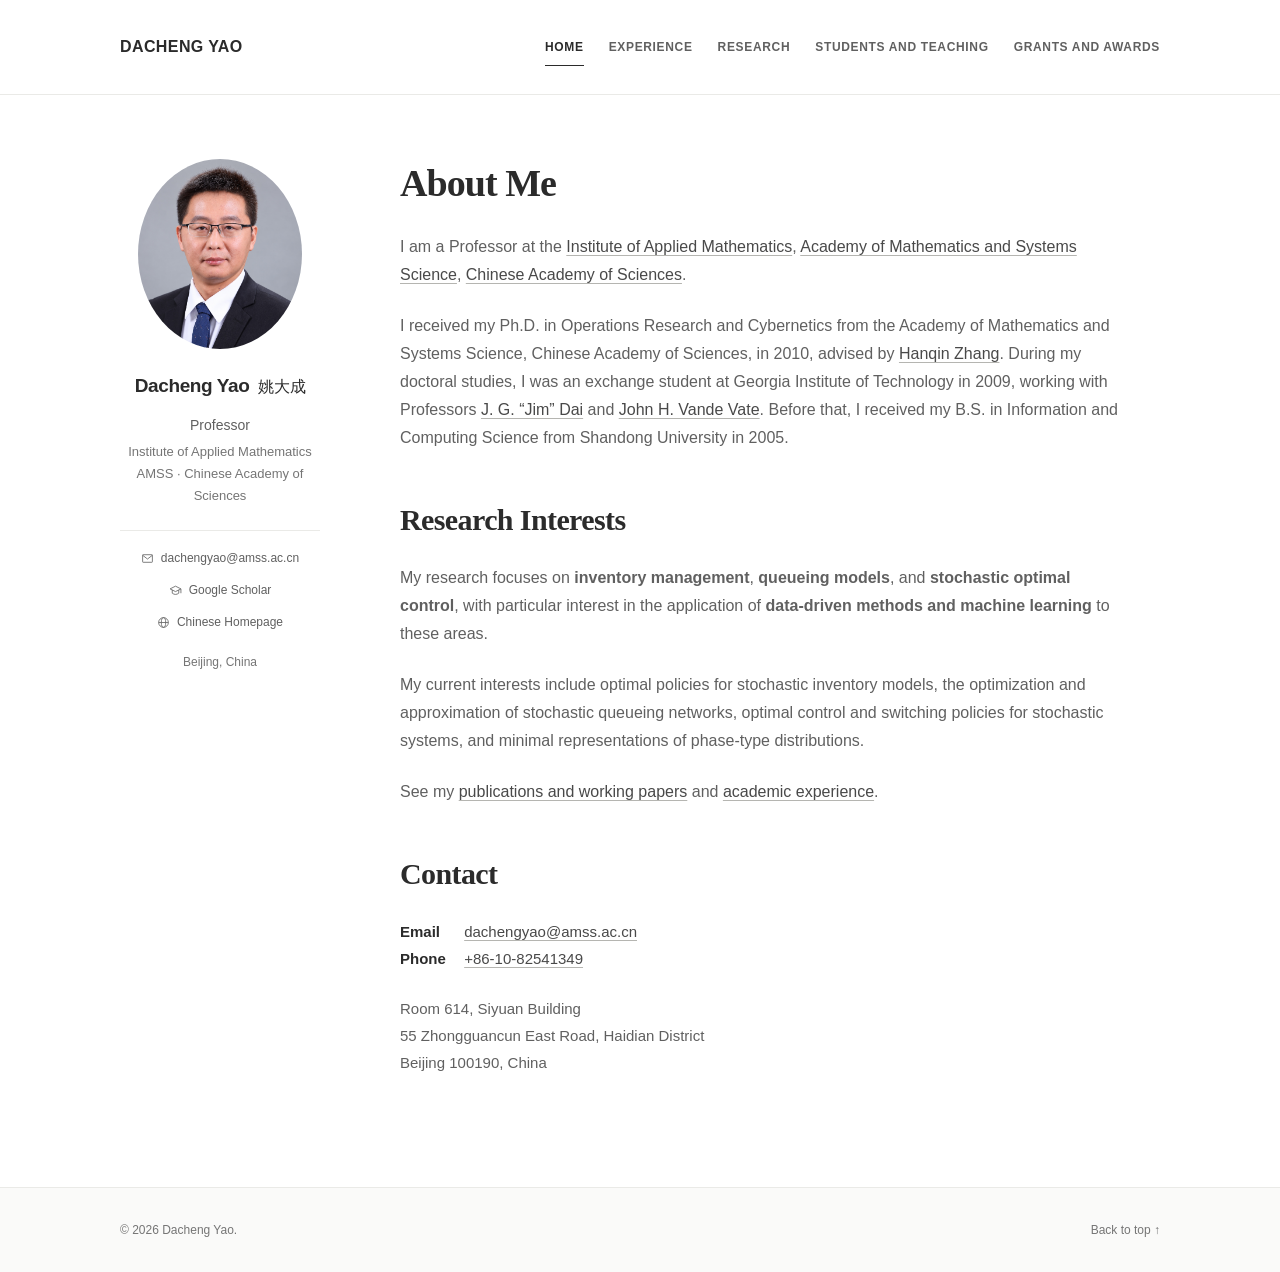
<file: index.html>
<!doctype html>
<html lang="en">
<head>
  <meta charset="utf-8">
  <meta name="viewport" content="width=device-width, initial-scale=1">
  <meta name="description" content="Dacheng Yao (姚大成), Professor at the Institute of Applied Mathematics, AMSS, Chinese Academy of Sciences. Applied probability, stochastic control, and inventory management.">
  <meta name="theme-color" content="#ffffff">
  <meta property="og:title" content="Dacheng Yao | 姚大成">
  <meta property="og:description" content="Dacheng Yao (姚大成), Professor at the Institute of Applied Mathematics, AMSS, Chinese Academy of Sciences. Applied probability, stochastic control, and inventory management.">
  <meta property="og:type" content="website">
  <meta property="og:url" content="https://dachengyao-01.github.io/">
  <meta property="og:image" content="https://dachengyao-01.github.io/assets/dacheng-yao.jpg">
  <link rel="canonical" href="https://dachengyao-01.github.io/">
  <link rel="icon" href="assets/favicon.svg" type="image/svg+xml">
  <link rel="stylesheet" href="assets/site.css">
  <title>Dacheng Yao | 姚大成</title>
</head>
<body id="top">
  <a class="skip-link" href="#main">Skip to content</a>
  <header class="site-header">
    <nav class="header-inner" aria-label="Main navigation">
      <a class="wordmark" href="./">Dacheng Yao</a>
      <div class="nav-links">
        <a href="./" aria-current="page">Home</a>
        <a href="background/">Experience</a>
        <a href="research/">Research</a>
        <a href="teaching-and-students/">Students and Teaching</a>
        <a href="grants/">Grants and Awards</a>
      </div>
    </nav>
  </header>
  <div class="page-layout">
    <aside class="profile" aria-label="Profile and contact">
      <a class="portrait-link" href="./" aria-label="Dacheng Yao, home"><img class="portrait" src="assets/dacheng-yao.jpg" alt="Portrait of Dacheng Yao" width="164" height="190" fetchpriority="high"></a>
      <div class="profile-copy">
        <h2 class="profile-name">Dacheng Yao <span lang="zh-CN">姚大成</span></h2>
        <p class="position">Professor</p>
        <p class="affiliation"><span>Institute of Applied Mathematics</span><span>AMSS · Chinese Academy of Sciences</span></p>
      </div>
      <div class="profile-contact">
        <ul class="profile-links">
          <li><a href="mailto:dachengyao@amss.ac.cn"><svg class="contact-icon" viewBox="0 0 24 24" aria-hidden="true"><rect x="3" y="5" width="18" height="14" rx="1"/><path d="m3 6 9 7 9-7"/></svg><span>dachengyao@amss.ac.cn</span></a></li>
          <li><a href="https://scholar.google.com/citations?hl=en&amp;user=WyM3JckAAAAJ"><svg class="contact-icon" viewBox="0 0 24 24" aria-hidden="true"><path d="m2 9 10-5 10 5-10 5zM6 11v6c4 3 8 3 12 0v-6M22 9v8"/></svg><span>Google Scholar</span></a></li>
          <li><a href="https://people.ucas.edu.cn/~dacheng"><svg class="contact-icon" viewBox="0 0 24 24" aria-hidden="true"><circle cx="12" cy="12" r="9"/><ellipse cx="12" cy="12" rx="4" ry="9"/><path d="M3 12h18"/></svg><span>Chinese Homepage</span></a></li>
        </ul>
      </div>
      <p class="profile-location">Beijing, China</p>
    </aside>
    <main id="main" tabindex="-1">
      <section aria-labelledby="about-title">
        <h1 id="about-title">About Me</h1>
        <p>I am a Professor at the <a href="https://amt.amss.cas.cn/">Institute of Applied Mathematics</a>, <a href="https://www.amss.ac.cn/">Academy of Mathematics and Systems Science</a>, <a href="https://www.cas.cn/">Chinese Academy of Sciences</a>.</p>
        <p>I received my Ph.D. in Operations Research and Cybernetics from the Academy of Mathematics and Systems Science, Chinese Academy of Sciences, in 2010, advised by <a href="https://iora.nus.edu.sg/people-p/zhang-hanqin/" target="_blank" rel="noopener noreferrer">Hanqin Zhang</a>. During my doctoral studies, I was an exchange student at Georgia Institute of Technology in 2009, working with Professors <a href="https://people.orie.cornell.edu/jdai/" target="_blank" rel="noopener noreferrer">J. G. “Jim” Dai</a> and <a href="https://www.isye.gatech.edu/users/john-vande-vate" target="_blank" rel="noopener noreferrer">John H. Vande Vate</a>. Before that, I received my B.S. in Information and Computing Science from Shandong University in 2005.</p>
      </section>
      <section aria-labelledby="interests-title">
        <h2 id="interests-title">Research Interests</h2>
        <p>My research focuses on <strong>inventory management</strong>, <strong>queueing models</strong>, and <strong>stochastic optimal control</strong>, with particular interest in the application of <strong>data-driven methods and machine learning</strong> to these areas.</p>
        <p>My current interests include optimal policies for stochastic inventory models, the optimization and approximation of stochastic queueing networks, optimal control and switching policies for stochastic systems, and minimal representations of phase-type distributions.</p>
        <p>See my <a href="research/">publications and working papers</a> and <a href="background/">academic experience</a>.</p>
      </section>
      <section aria-labelledby="contact-title">
        <h2 id="contact-title">Contact</h2>
        <address class="contact-details">
          <p><span class="contact-label">Email</span> <a href="mailto:dachengyao@amss.ac.cn">dachengyao@amss.ac.cn</a><br><span class="contact-label">Phone</span> <a href="tel:+861082541349">+86-10-82541349</a></p>
          <p>Room 614, Siyuan Building<br>55 Zhongguancun East Road, Haidian District<br>Beijing 100190, China</p>
        </address>
      </section>
    </main>
  </div>
  <footer class="site-footer"><div class="footer-inner"><span>© 2026 Dacheng Yao.</span><a href="#top">Back to top <span aria-hidden="true">↑</span></a></div></footer>
</body>
</html>
</file>
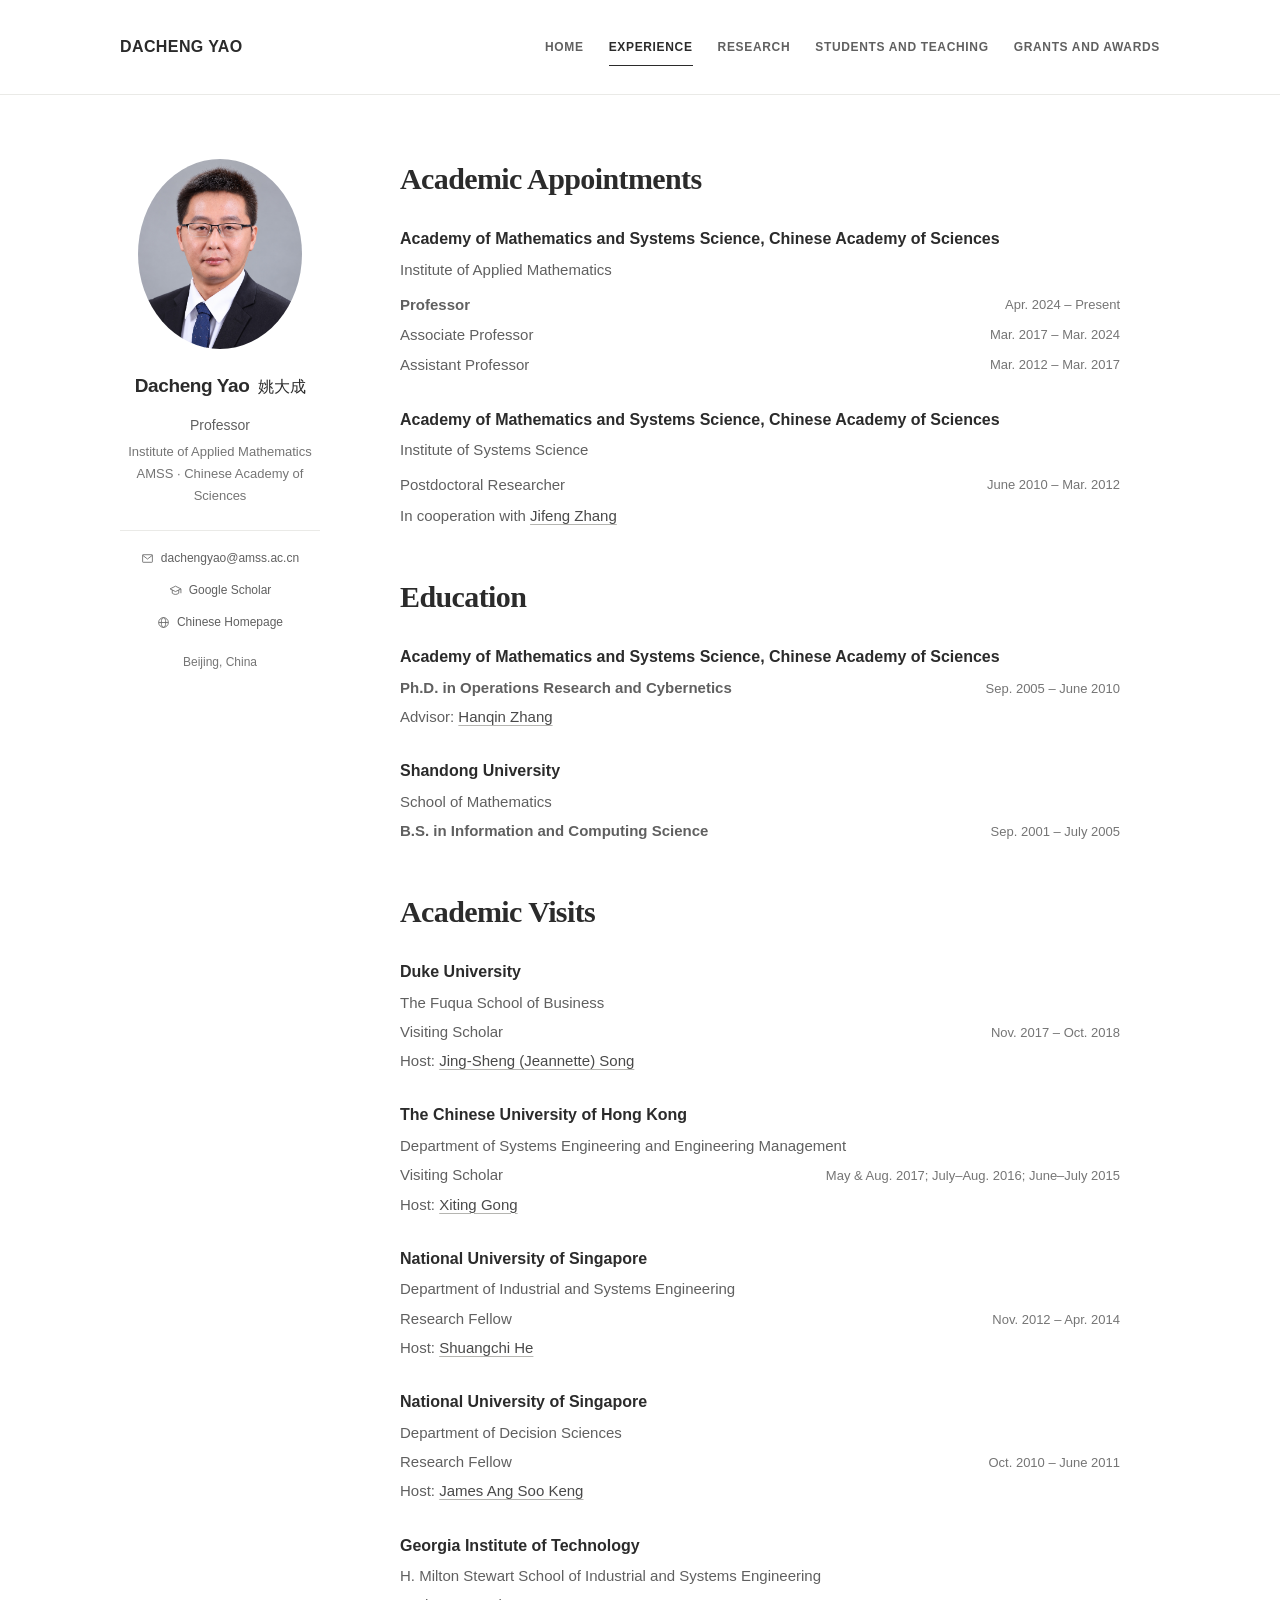
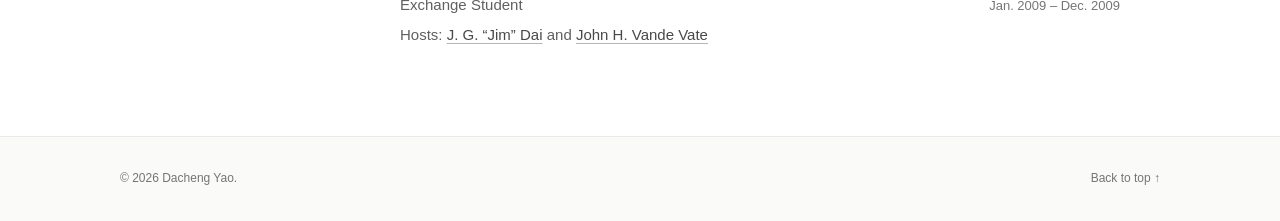
<file: background/index.html>
<!doctype html>
<html lang="en">
<head>
  <meta charset="utf-8">
  <meta name="viewport" content="width=device-width, initial-scale=1">
  <meta name="description" content="Dacheng Yao (姚大成), Professor at the Institute of Applied Mathematics, AMSS, Chinese Academy of Sciences. Applied probability, stochastic control, and inventory management.">
  <meta name="theme-color" content="#ffffff">
  <meta property="og:title" content="Experience | Dacheng Yao">
  <meta property="og:description" content="Dacheng Yao (姚大成), Professor at the Institute of Applied Mathematics, AMSS, Chinese Academy of Sciences. Applied probability, stochastic control, and inventory management.">
  <meta property="og:type" content="website">
  <meta property="og:url" content="https://dachengyao-01.github.io/background/">
  <meta property="og:image" content="https://dachengyao-01.github.io/assets/dacheng-yao.jpg">
  <link rel="canonical" href="https://dachengyao-01.github.io/background/">
  <link rel="icon" href="../assets/favicon.svg" type="image/svg+xml">
  <link rel="stylesheet" href="../assets/site.css?v=20261030-experience">
  <title>Experience | Dacheng Yao</title>
</head>
<body id="top">
  <a class="skip-link" href="#main">Skip to content</a>
  <header class="site-header">
    <nav class="header-inner" aria-label="Main navigation">
      <a class="wordmark" href="../">Dacheng Yao</a>
      <div class="nav-links">
        <a href="../">Home</a>
        <a href="../background/" aria-current="page">Experience</a>
        <a href="../research/">Research</a>
        <a href="../teaching-and-students/">Students and Teaching</a>
        <a href="../grants/">Grants and Awards</a>
      </div>
    </nav>
  </header>
  <div class="page-layout">
    <aside class="profile" aria-label="Profile and contact">
      <a class="portrait-link" href="../" aria-label="Dacheng Yao, home"><img class="portrait" src="../assets/dacheng-yao.jpg" alt="Portrait of Dacheng Yao" width="164" height="190" fetchpriority="high"></a>
      <div class="profile-copy">
        <h2 class="profile-name">Dacheng Yao <span lang="zh-CN">姚大成</span></h2>
        <p class="position">Professor</p>
        <p class="affiliation"><span>Institute of Applied Mathematics</span><span>AMSS · Chinese Academy of Sciences</span></p>
      </div>
      <div class="profile-contact">
        <ul class="profile-links">
          <li><a href="mailto:dachengyao@amss.ac.cn"><svg class="contact-icon" viewBox="0 0 24 24" aria-hidden="true"><rect x="3" y="5" width="18" height="14" rx="1"/><path d="m3 6 9 7 9-7"/></svg><span>dachengyao@amss.ac.cn</span></a></li>
          <li><a href="https://scholar.google.com/citations?hl=en&amp;user=WyM3JckAAAAJ"><svg class="contact-icon" viewBox="0 0 24 24" aria-hidden="true"><path d="m2 9 10-5 10 5-10 5zM6 11v6c4 3 8 3 12 0v-6M22 9v8"/></svg><span>Google Scholar</span></a></li>
          <li><a href="https://people.ucas.edu.cn/~dacheng"><svg class="contact-icon" viewBox="0 0 24 24" aria-hidden="true"><circle cx="12" cy="12" r="9"/><ellipse cx="12" cy="12" rx="4" ry="9"/><path d="M3 12h18"/></svg><span>Chinese Homepage</span></a></li>
        </ul>
      </div>
      <p class="profile-location">Beijing, China</p>
    </aside>
    <main id="main" tabindex="-1" aria-label="Experience">
      <section aria-labelledby="appointments-title">
        <h2 id="appointments-title">Academic Appointments</h2>
        <dl class="background-list">
          <div>
            <dt>Academy of Mathematics and Systems Science, Chinese Academy of Sciences</dt>
            <dd>Institute of Applied Mathematics
              <ul class="appointment-history">
                <li><strong>Professor</strong><time>Apr. 2024 – Present</time></li>
                <li>Associate Professor<time>Mar. 2017 – Mar. 2024</time></li>
                <li>Assistant Professor<time>Mar. 2012 – Mar. 2017</time></li>
              </ul>
            </dd>
          </div>
          <div>
            <dt>Academy of Mathematics and Systems Science, Chinese Academy of Sciences</dt>
            <dd>Institute of Systems Science
              <ul class="appointment-history">
                <li>Postdoctoral Researcher<time>June 2010 – Mar. 2012</time></li>
              </ul>
              <span>In cooperation with <a href="https://lsc.amss.ac.cn/~jif/index.html" target="_blank" rel="noopener noreferrer">Jifeng Zhang</a></span>
            </dd>
          </div>
        </dl>
      </section>
      <section aria-labelledby="education-title">
        <h2 id="education-title">Education</h2>
        <dl class="background-list">
          <div>
            <dt>Academy of Mathematics and Systems Science, Chinese Academy of Sciences</dt>
            <dd><div class="background-row"><strong>Ph.D. in Operations Research and Cybernetics</strong><time class="background-dates">Sep. 2005 – June 2010</time></div><span>Advisor: <a href="https://iora.nus.edu.sg/people-p/zhang-hanqin/" target="_blank" rel="noopener noreferrer">Hanqin Zhang</a></span></dd>
          </div>
          <div>
            <dt>Shandong University</dt>
            <dd>School of Mathematics<div class="background-row"><strong>B.S. in Information and Computing Science</strong><time class="background-dates">Sep. 2001 – July 2005</time></div></dd>
          </div>
        </dl>
      </section>
      <section aria-labelledby="visits-title">
        <h2 id="visits-title">Academic Visits</h2>
        <dl class="background-list">
          <div>
            <dt>Duke University</dt>
            <dd>The Fuqua School of Business<div class="background-row">Visiting Scholar<time class="background-dates">Nov. 2017 – Oct. 2018</time></div><span>Host: <a href="https://www.fuqua.duke.edu/faculty/jeannette-song" target="_blank" rel="noopener noreferrer">Jing-Sheng (Jeannette) Song</a></span></dd>
          </div>
          <div>
            <dt>The Chinese University of Hong Kong</dt>
            <dd>Department of Systems Engineering and Engineering Management
              <div class="background-row">Visiting Scholar<time class="background-dates">May &amp; Aug. 2017; July–Aug. 2016; June–July 2015</time></div>
              <span>Host: <a href="https://www.bschool.cuhk.edu.hk/staff/gong-xiting/" target="_blank" rel="noopener noreferrer">Xiting Gong</a></span>
            </dd>
          </div>
          <div>
            <dt>National University of Singapore</dt>
            <dd>Department of Industrial and Systems Engineering<div class="background-row">Research Fellow<time class="background-dates">Nov. 2012 – Apr. 2014</time></div><span>Host: <a href="https://cde.nus.edu.sg/isem/staff/he-shuangchi/" target="_blank" rel="noopener noreferrer">Shuangchi He</a></span></dd>
          </div>
          <div>
            <dt>National University of Singapore</dt>
            <dd>Department of Decision Sciences<div class="background-row">Research Fellow<time class="background-dates">Oct. 2010 – June 2011</time></div><span>Host: <a href="https://discovery.nus.edu.sg/352" target="_blank" rel="noopener noreferrer">James Ang Soo Keng</a></span></dd>
          </div>
          <div>
            <dt>Georgia Institute of Technology</dt>
            <dd>H. Milton Stewart School of Industrial and Systems Engineering<div class="background-row">Exchange Student<time class="background-dates">Jan. 2009 – Dec. 2009</time></div><span>Hosts: <a href="https://people.orie.cornell.edu/jdai/" target="_blank" rel="noopener noreferrer">J. G. “Jim” Dai</a> and <a href="https://www.isye.gatech.edu/users/john-vande-vate" target="_blank" rel="noopener noreferrer">John H. Vande Vate</a></span></dd>
          </div>
        </dl>
      </section>
    </main>
  </div>
  <footer class="site-footer"><div class="footer-inner"><span>© 2026 Dacheng Yao.</span><a href="#top">Back to top <span aria-hidden="true">↑</span></a></div></footer>
</body>
</html>
</file>
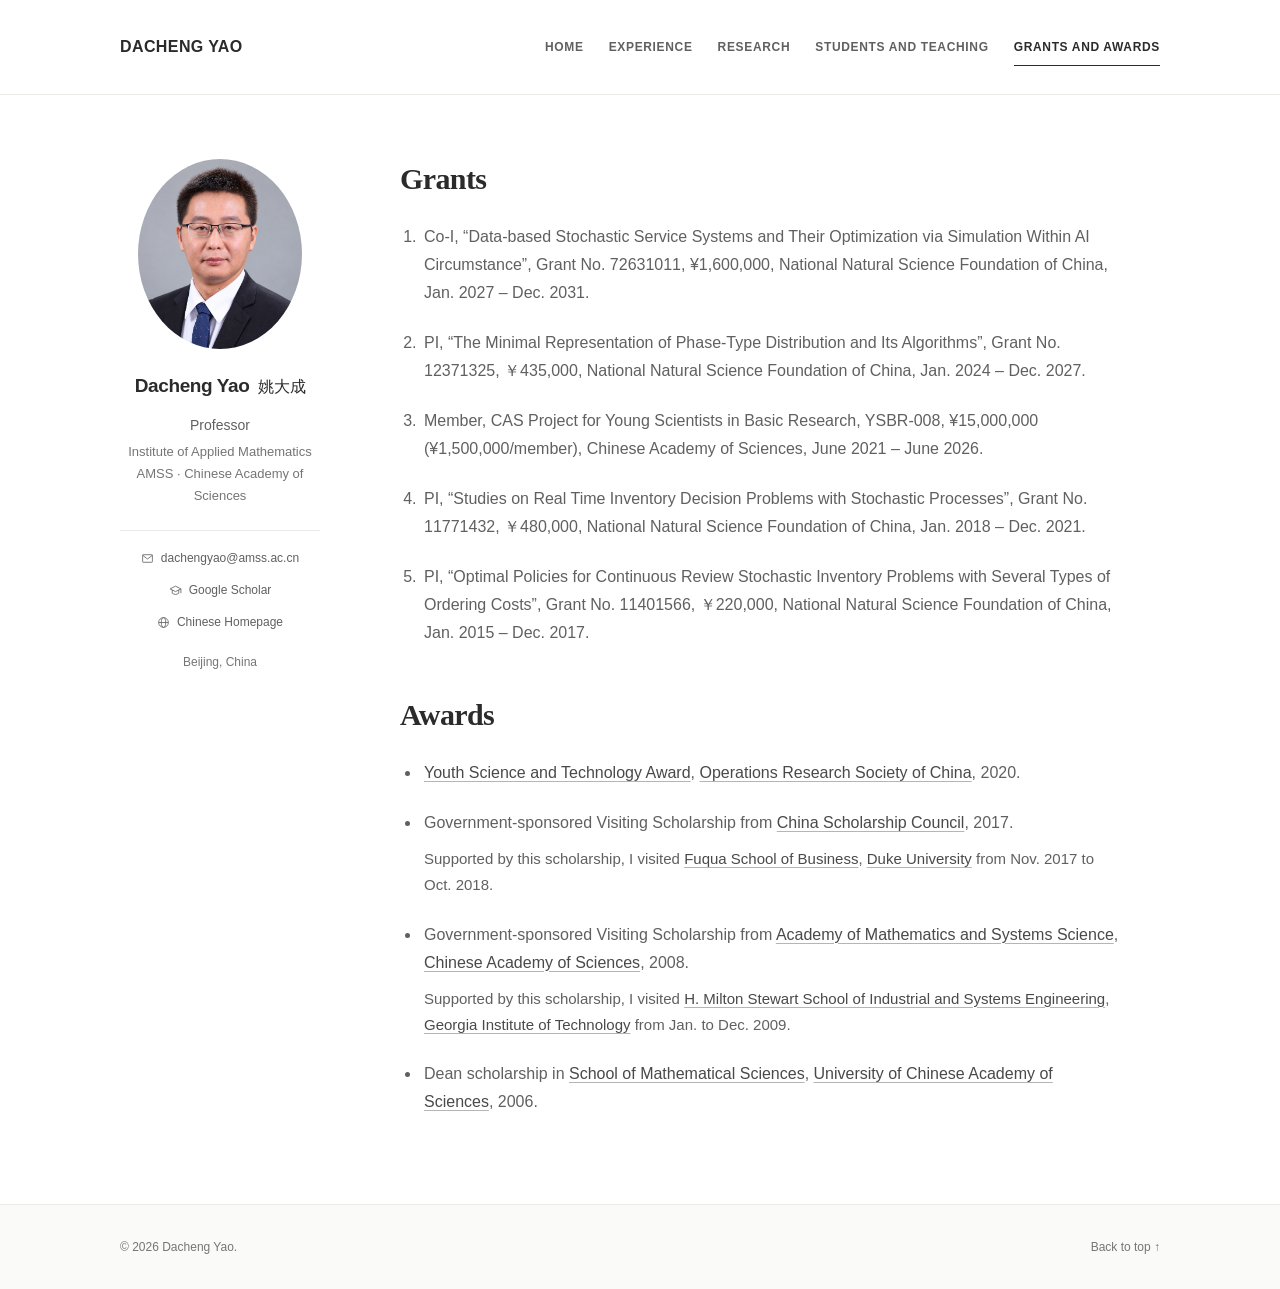
<file: grants/index.html>
<!doctype html>
<html lang="en">
<head>
  <meta charset="utf-8">
  <meta name="viewport" content="width=device-width, initial-scale=1">
  <meta name="description" content="Dacheng Yao (姚大成), Professor at the Institute of Applied Mathematics, AMSS, Chinese Academy of Sciences. Applied probability, stochastic control, and inventory management.">
  <meta name="theme-color" content="#ffffff">
  <meta property="og:title" content="Grants and Awards | Dacheng Yao">
  <meta property="og:description" content="Dacheng Yao (姚大成), Professor at the Institute of Applied Mathematics, AMSS, Chinese Academy of Sciences. Applied probability, stochastic control, and inventory management.">
  <meta property="og:type" content="website">
  <meta property="og:url" content="https://dachengyao-01.github.io/grants/">
  <meta property="og:image" content="https://dachengyao-01.github.io/assets/dacheng-yao.jpg">
  <link rel="canonical" href="https://dachengyao-01.github.io/grants/">
  <link rel="icon" href="../assets/favicon.svg" type="image/svg+xml">
  <link rel="stylesheet" href="../assets/site.css">
  <title>Grants and Awards | Dacheng Yao</title>
</head>
<body id="top">
  <a class="skip-link" href="#main">Skip to content</a>
  <header class="site-header">
    <nav class="header-inner" aria-label="Main navigation">
      <a class="wordmark" href="../">Dacheng Yao</a>
      <div class="nav-links">
        <a href="../">Home</a>
        <a href="../background/">Experience</a>
        <a href="../research/">Research</a>
        <a href="../teaching-and-students/">Students and Teaching</a>
        <a href="../grants/" aria-current="page">Grants and Awards</a>
      </div>
    </nav>
  </header>
  <div class="page-layout">
    <aside class="profile" aria-label="Profile and contact">
      <a class="portrait-link" href="../" aria-label="Dacheng Yao, home"><img class="portrait" src="../assets/dacheng-yao.jpg" alt="Portrait of Dacheng Yao" width="164" height="190" fetchpriority="high"></a>
      <div class="profile-copy">
        <h2 class="profile-name">Dacheng Yao <span lang="zh-CN">姚大成</span></h2>
        <p class="position">Professor</p>
        <p class="affiliation"><span>Institute of Applied Mathematics</span><span>AMSS · Chinese Academy of Sciences</span></p>
      </div>
      <div class="profile-contact">
        <ul class="profile-links">
          <li><a href="mailto:dachengyao@amss.ac.cn"><svg class="contact-icon" viewBox="0 0 24 24" aria-hidden="true"><rect x="3" y="5" width="18" height="14" rx="1"/><path d="m3 6 9 7 9-7"/></svg><span>dachengyao@amss.ac.cn</span></a></li>
          <li><a href="https://scholar.google.com/citations?hl=en&amp;user=WyM3JckAAAAJ"><svg class="contact-icon" viewBox="0 0 24 24" aria-hidden="true"><path d="m2 9 10-5 10 5-10 5zM6 11v6c4 3 8 3 12 0v-6M22 9v8"/></svg><span>Google Scholar</span></a></li>
          <li><a href="https://people.ucas.edu.cn/~dacheng"><svg class="contact-icon" viewBox="0 0 24 24" aria-hidden="true"><circle cx="12" cy="12" r="9"/><ellipse cx="12" cy="12" rx="4" ry="9"/><path d="M3 12h18"/></svg><span>Chinese Homepage</span></a></li>
        </ul>
      </div>
      <p class="profile-location">Beijing, China</p>
    </aside>
    <main id="main" tabindex="-1" aria-label="Grants and Awards">
      <section aria-labelledby="grants-heading">
        <h2 id="grants-heading">Grants</h2>
        <ol class="grants-list">
          <li>Co-I, “Data-based Stochastic Service Systems and Their Optimization via Simulation Within AI Circumstance”, Grant No. 72631011, ¥1,600,000, National Natural Science Foundation of China, Jan. 2027 – Dec. 2031.</li>
          <li>PI, “The Minimal Representation of Phase-Type Distribution and Its Algorithms”, Grant No. 12371325, ￥435,000, National Natural Science Foundation of China, Jan. 2024 – Dec. 2027.</li>
          <li>Member, CAS Project for Young Scientists in Basic Research, YSBR-008, ¥15,000,000 (¥1,500,000/member), Chinese Academy of Sciences, June 2021 – June 2026.</li>
          <li>PI, “Studies on Real Time Inventory Decision Problems with Stochastic Processes”, Grant No. 11771432, ￥480,000, National Natural Science Foundation of China, Jan. 2018 – Dec. 2021.</li>
          <li>PI, “Optimal Policies for Continuous Review Stochastic Inventory Problems with Several Types of Ordering Costs”, Grant No. 11401566, ￥220,000, National Natural Science Foundation of China, Jan. 2015 – Dec. 2017.</li>
        </ol>
      </section>
      <section aria-labelledby="awards-heading">
        <h2 id="awards-heading">Awards</h2>
        <ul class="awards-list">
          <li><a href="https://www.orsc.org.cn/awards/personnelList?id=4&amp;page=1" target="_blank" rel="noopener noreferrer">Youth Science and Technology Award</a>, <a href="https://www.orsc.org.cn/index/index" target="_blank" rel="noopener noreferrer">Operations Research Society of China</a>, 2020.</li>
          <li>Government-sponsored Visiting Scholarship from <a href="http://www.csc.edu.cn/" target="_blank" rel="noopener noreferrer">China Scholarship Council</a>, 2017.
            <p class="award-note">Supported by this scholarship, I visited <a href="https://www.fuqua.duke.edu/" target="_blank" rel="noopener noreferrer">Fuqua School of Business</a>, <a href="https://www.duke.edu/" target="_blank" rel="noopener noreferrer">Duke University</a> from Nov. 2017 to Oct. 2018.</p>
          </li>
          <li>Government-sponsored Visiting Scholarship from <a href="http://www.amss.ac.cn/" target="_blank" rel="noopener noreferrer">Academy of Mathematics and Systems Science</a>, <a href="http://www.cas.cn/" target="_blank" rel="noopener noreferrer">Chinese Academy of Sciences</a>, 2008.
            <p class="award-note">Supported by this scholarship, I visited <a href="https://www.isye.gatech.edu/" target="_blank" rel="noopener noreferrer">H. Milton Stewart School of Industrial and Systems Engineering</a>, <a href="http://www.gatech.edu/" target="_blank" rel="noopener noreferrer">Georgia Institute of Technology</a> from Jan. to Dec. 2009.</p>
          </li>
          <li>Dean scholarship in <a href="http://math.ucas.ac.cn/index.php/zh-CN/" target="_blank" rel="noopener noreferrer">School of Mathematical Sciences</a>, <a href="http://www.ucas.ac.cn/" target="_blank" rel="noopener noreferrer">University of Chinese Academy of Sciences</a>, 2006.</li>
        </ul>
      </section>

    </main>
  </div>
  <footer class="site-footer"><div class="footer-inner"><span>© 2026 Dacheng Yao.</span><a href="#top">Back to top <span aria-hidden="true">↑</span></a></div></footer>
</body>
</html>
</file>
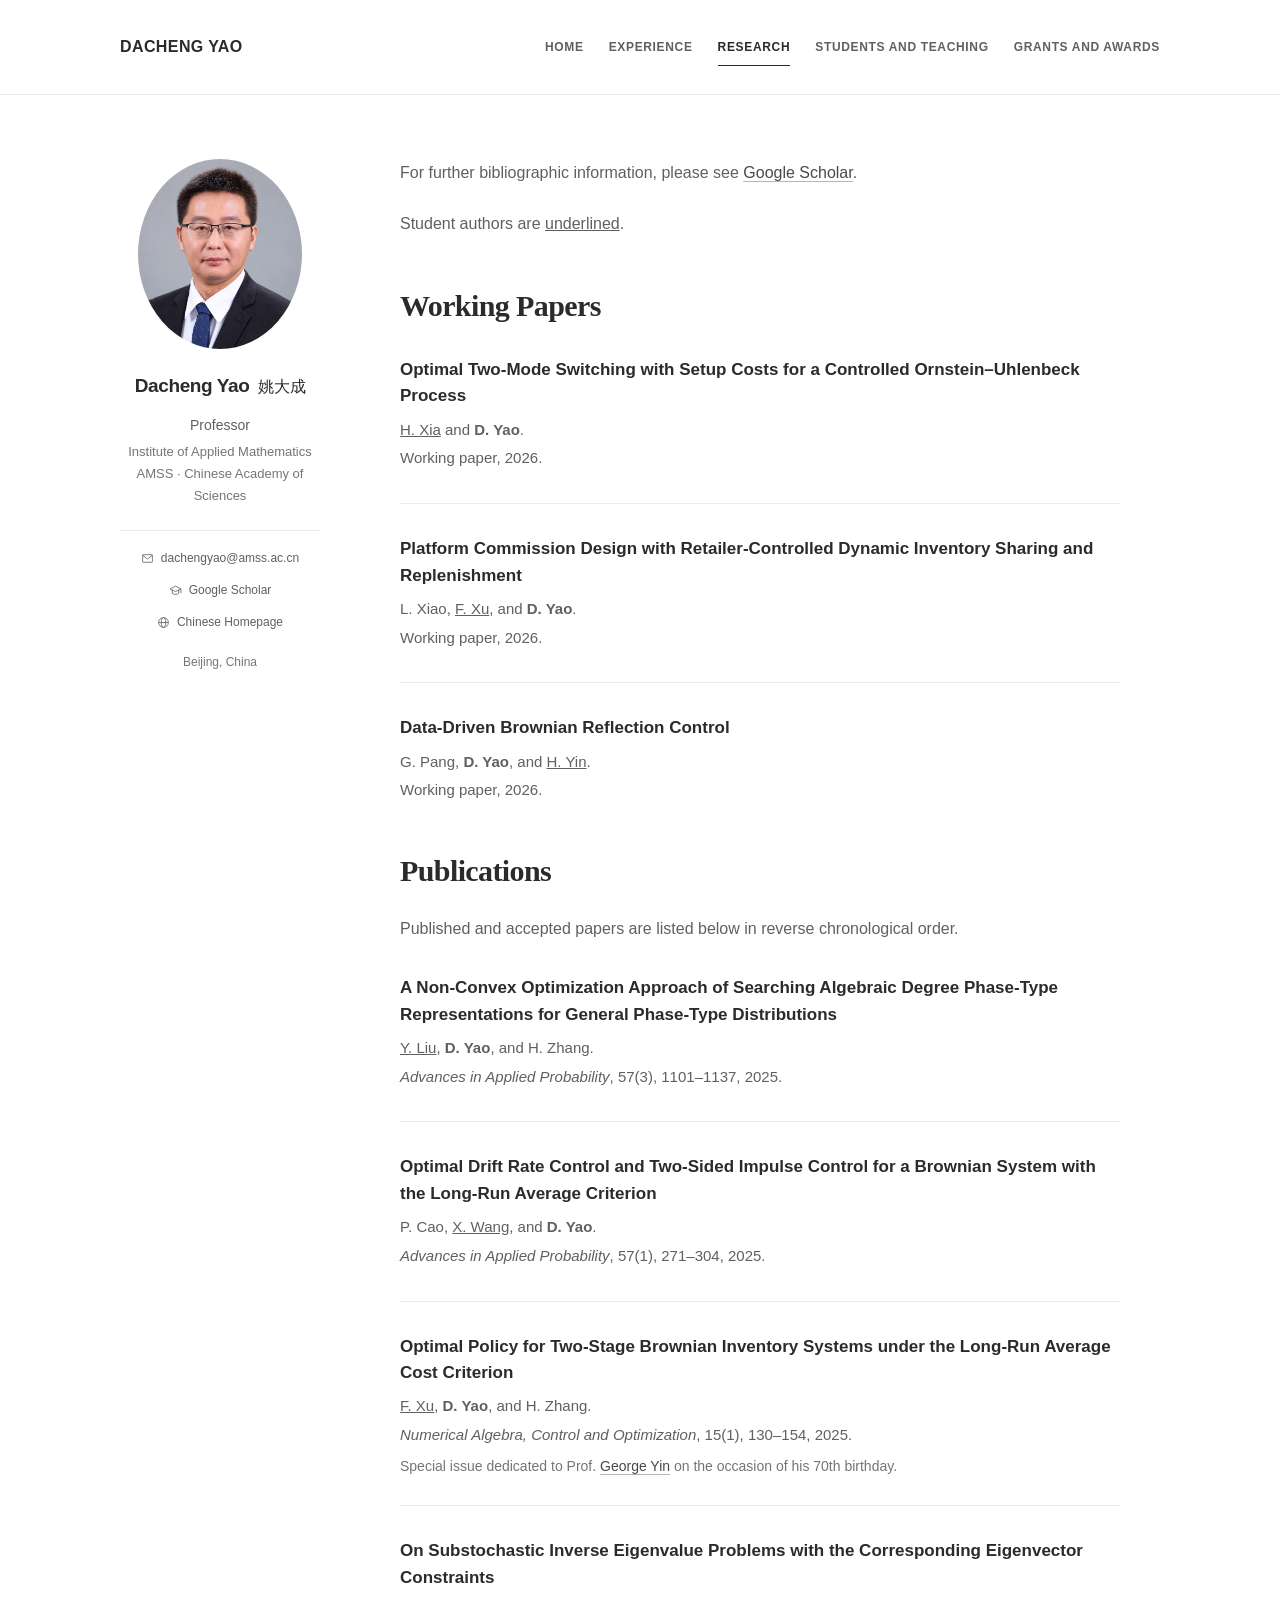
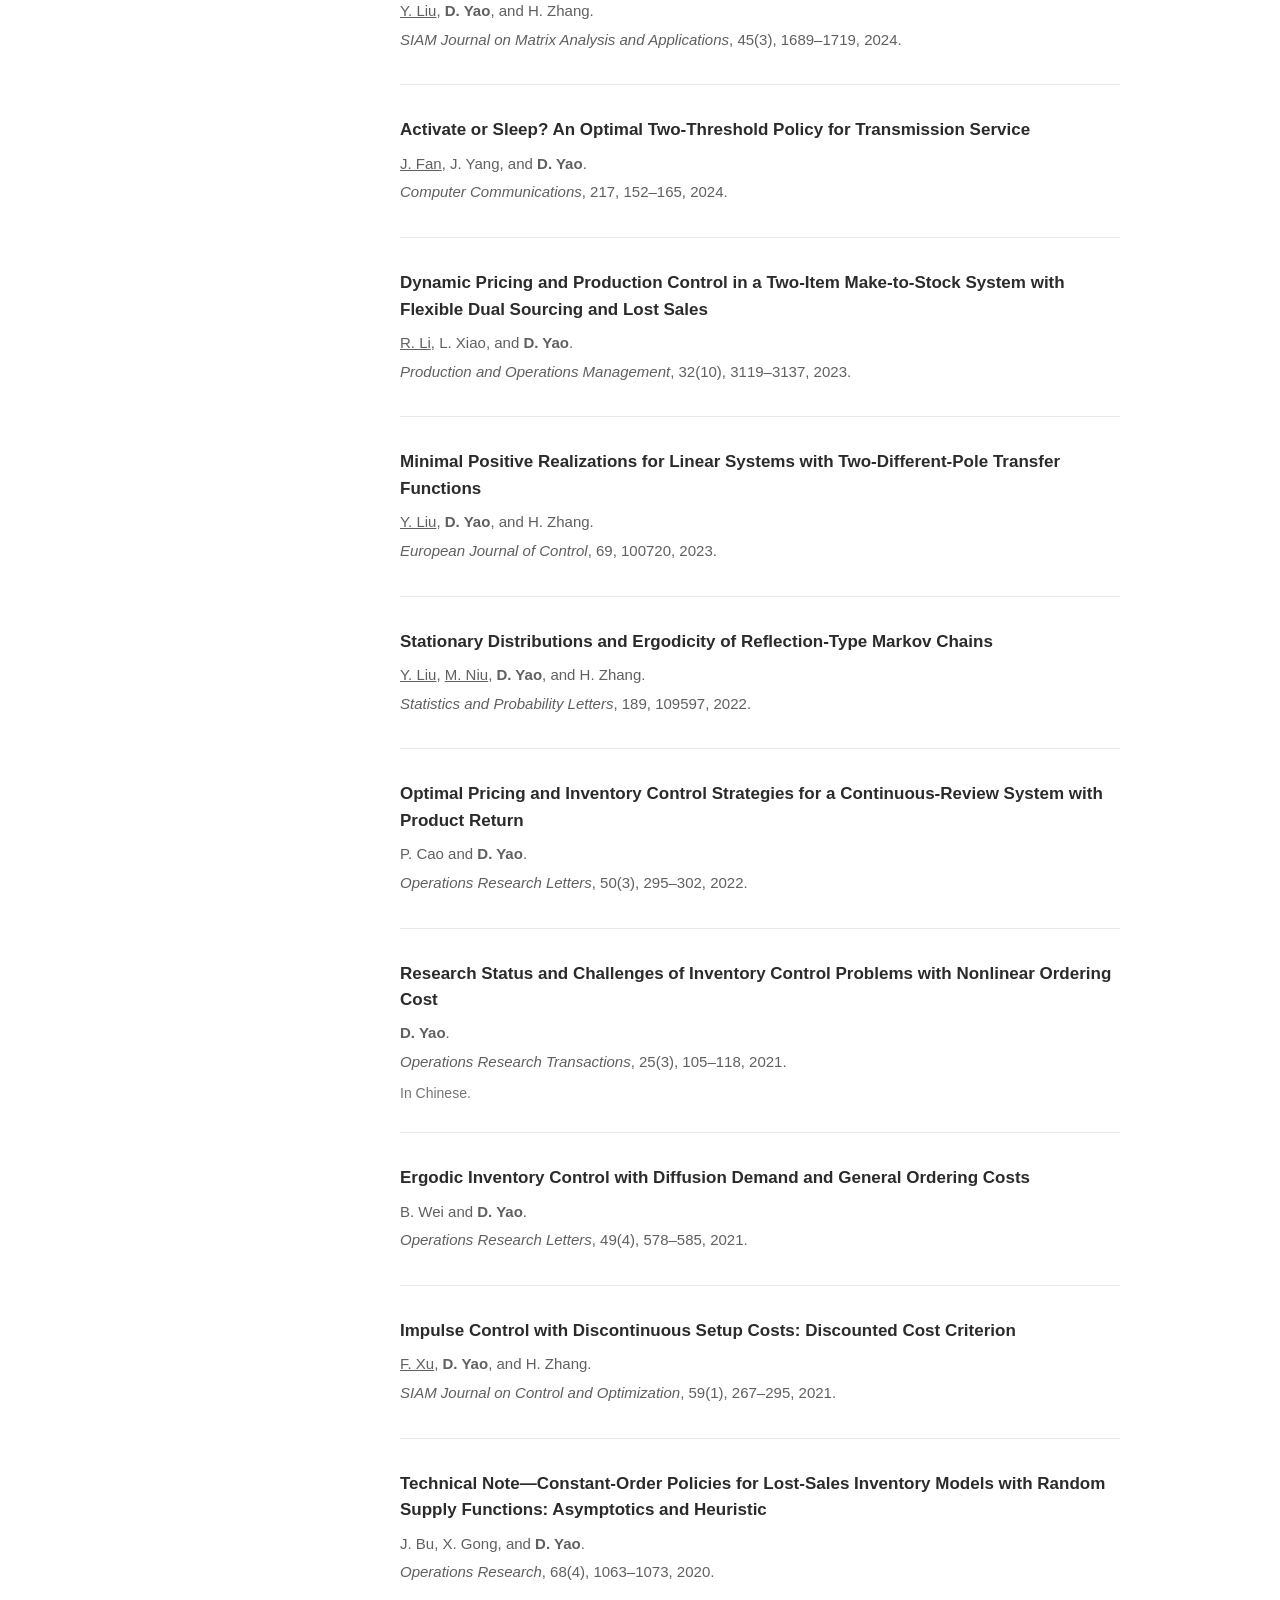
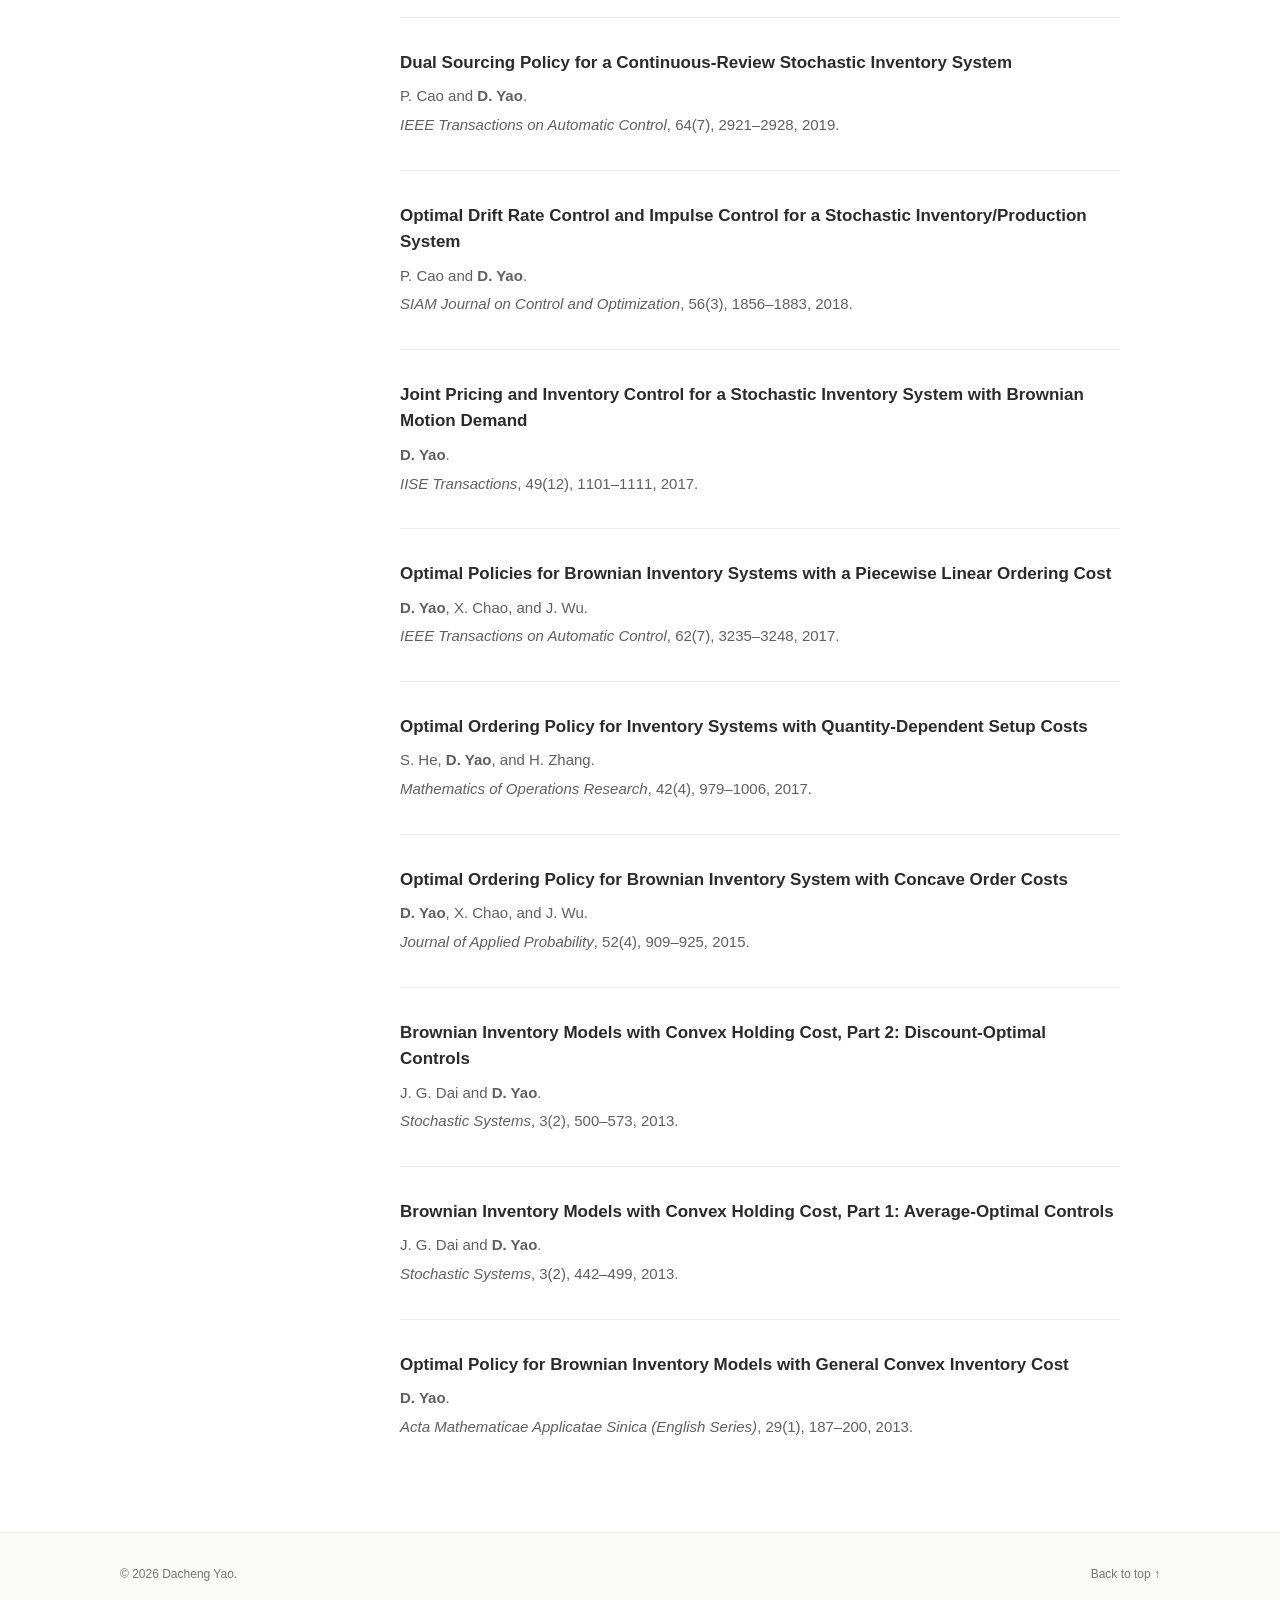
<file: research/index.html>
<!doctype html>
<html lang="en">
<head>
  <meta charset="utf-8">
  <meta name="viewport" content="width=device-width, initial-scale=1">
  <meta name="description" content="Dacheng Yao (姚大成), Professor at the Institute of Applied Mathematics, AMSS, Chinese Academy of Sciences. Applied probability, stochastic control, and inventory management.">
  <meta name="theme-color" content="#ffffff">
  <meta property="og:title" content="Research | Dacheng Yao">
  <meta property="og:description" content="Dacheng Yao (姚大成), Professor at the Institute of Applied Mathematics, AMSS, Chinese Academy of Sciences. Applied probability, stochastic control, and inventory management.">
  <meta property="og:type" content="website">
  <meta property="og:url" content="https://dachengyao-01.github.io/research/">
  <meta property="og:image" content="https://dachengyao-01.github.io/assets/dacheng-yao.jpg">
  <link rel="canonical" href="https://dachengyao-01.github.io/research/">
  <link rel="icon" href="../assets/favicon.svg" type="image/svg+xml">
  <link rel="stylesheet" href="../assets/site.css">
  <title>Research | Dacheng Yao</title>
</head>
<body id="top">
  <a class="skip-link" href="#main">Skip to content</a>
  <header class="site-header">
    <nav class="header-inner" aria-label="Main navigation">
      <a class="wordmark" href="../">Dacheng Yao</a>
      <div class="nav-links">
        <a href="../">Home</a>
        <a href="../background/">Experience</a>
        <a href="../research/" aria-current="page">Research</a>
        <a href="../teaching-and-students/">Students and Teaching</a>
        <a href="../grants/">Grants and Awards</a>
      </div>
    </nav>
  </header>
  <div class="page-layout">
    <aside class="profile" aria-label="Profile and contact">
      <a class="portrait-link" href="../" aria-label="Dacheng Yao, home"><img class="portrait" src="../assets/dacheng-yao.jpg" alt="Portrait of Dacheng Yao" width="164" height="190" fetchpriority="high"></a>
      <div class="profile-copy">
        <h2 class="profile-name">Dacheng Yao <span lang="zh-CN">姚大成</span></h2>
        <p class="position">Professor</p>
        <p class="affiliation"><span>Institute of Applied Mathematics</span><span>AMSS · Chinese Academy of Sciences</span></p>
      </div>
      <div class="profile-contact">
        <ul class="profile-links">
          <li><a href="mailto:dachengyao@amss.ac.cn"><svg class="contact-icon" viewBox="0 0 24 24" aria-hidden="true"><rect x="3" y="5" width="18" height="14" rx="1"/><path d="m3 6 9 7 9-7"/></svg><span>dachengyao@amss.ac.cn</span></a></li>
          <li><a href="https://scholar.google.com/citations?hl=en&amp;user=WyM3JckAAAAJ"><svg class="contact-icon" viewBox="0 0 24 24" aria-hidden="true"><path d="m2 9 10-5 10 5-10 5zM6 11v6c4 3 8 3 12 0v-6M22 9v8"/></svg><span>Google Scholar</span></a></li>
          <li><a href="https://people.ucas.edu.cn/~dacheng"><svg class="contact-icon" viewBox="0 0 24 24" aria-hidden="true"><circle cx="12" cy="12" r="9"/><ellipse cx="12" cy="12" rx="4" ry="9"/><path d="M3 12h18"/></svg><span>Chinese Homepage</span></a></li>
        </ul>
      </div>
      <p class="profile-location">Beijing, China</p>
    </aside>
    <main id="main" tabindex="-1" aria-label="Research">
<section>
<p>For further bibliographic information, please see <a href="https://scholar.google.com/citations?hl=en&amp;user=WyM3JckAAAAJ">Google Scholar</a>.</p>
<p class="section-intro">Student authors are <u>underlined</u>.</p>
</section>
<section><h2>Working Papers</h2>
<ol class="publications working-papers">
  <li data-year="2026">
    <h3><a href="https://arxiv.org/abs/2610.27552" target="_blank" rel="noopener noreferrer">Optimal Two-Mode Switching with Setup Costs for a Controlled Ornstein–Uhlenbeck Process</a></h3>
    <p class="authors"><u>H. Xia</u> and <strong>D. Yao</strong>.</p>
    <p class="venue">Working paper, 2026.</p>

  </li>
  <li data-year="2026">
    <h3><a href="https://papers.ssrn.com/sol3/papers.cfm?abstract_id=7508980" target="_blank" rel="noopener noreferrer">Platform Commission Design with Retailer-Controlled Dynamic Inventory Sharing and Replenishment</a></h3>
    <p class="authors">L. Xiao, <u>F. Xu</u>, and <strong>D. Yao</strong>.</p>
    <p class="venue">Working paper, 2026.</p>

  </li>
  <li data-year="2026">
    <h3><a href="https://arxiv.org/abs/2609.03870" target="_blank" rel="noopener noreferrer">Data-Driven Brownian Reflection Control</a></h3>
    <p class="authors">G. Pang, <strong>D. Yao</strong>, and <u>H. Yin</u>.</p>
    <p class="venue">Working paper, 2026.</p>

  </li>
</ol>
</section><section><h2>Publications</h2>
<p>Published and accepted papers are listed below in reverse chronological order.</p>
<ol class="publications">
  <li data-year="2025">
    <h3><a href="https://www.cambridge.org/core/journals/advances-in-applied-probability/article/abs/nonconvex-optimization-approach-of-searching-algebraic-degree-phasetype-representations-for-general-phasetype-distributions/9638DB86E213D0611195C3B5D2FC2B15" target="_blank" rel="noopener noreferrer">A Non-Convex Optimization Approach of Searching Algebraic Degree Phase-Type Representations for General Phase-Type Distributions</a></h3>
    <p class="authors"><u>Y. Liu</u>, <strong>D. Yao</strong>, and H. Zhang.</p>
    <p class="venue"><em>Advances in Applied Probability</em>, 57(3), 1101–1137, 2025.</p>

  </li>
  <li data-year="2025">
    <h3><a href="https://doi.org/10.1017/apr.2024.30" target="_blank" rel="noopener noreferrer">Optimal Drift Rate Control and Two-Sided Impulse Control for a Brownian System with the Long-Run Average Criterion</a></h3>
    <p class="authors">P. Cao, <u>X. Wang</u>, and <strong>D. Yao</strong>.</p>
    <p class="venue"><em>Advances in Applied Probability</em>, 57(1), 271–304, 2025.</p>

  </li>
  <li data-year="2025">
    <h3><a href="https://www.aimsciences.org/article/doi/10.3934/naco.2024037" target="_blank" rel="noopener noreferrer">Optimal Policy for Two-Stage Brownian Inventory Systems under the Long-Run Average Cost Criterion</a></h3>
    <p class="authors"><u>F. Xu</u>, <strong>D. Yao</strong>, and H. Zhang.</p>
    <p class="venue"><em>Numerical Algebra, Control and Optimization</em>, 15(1), 130–154, 2025.</p>
    <p class="publication-note">Special issue dedicated to Prof. <a href="https://gang-george-yin.github.io/" target="_blank" rel="noopener noreferrer">George Yin</a> on the occasion of his 70th birthday.</p>

  </li>
  <li data-year="2024">
    <h3><a href="https://doi.org/10.1137/23M1547305" target="_blank" rel="noopener noreferrer">On Substochastic Inverse Eigenvalue Problems with the Corresponding Eigenvector Constraints</a></h3>
    <p class="authors"><u>Y. Liu</u>, <strong>D. Yao</strong>, and H. Zhang.</p>
    <p class="venue"><em>SIAM Journal on Matrix Analysis and Applications</em>, 45(3), 1689–1719, 2024.</p>

  </li>
  <li data-year="2024">
    <h3><a href="https://doi.org/10.1016/j.comcom.2024.01.015" target="_blank" rel="noopener noreferrer">Activate or Sleep? An Optimal Two-Threshold Policy for Transmission Service</a></h3>
    <p class="authors"><u>J. Fan</u>, J. Yang, and <strong>D. Yao</strong>.</p>
    <p class="venue"><em>Computer Communications</em>, 217, 152–165, 2024.</p>

  </li>
  <li data-year="2023">
    <h3><a href="https://doi.org/10.1111/poms.14026" target="_blank" rel="noopener noreferrer">Dynamic Pricing and Production Control in a Two-Item Make-to-Stock System with Flexible Dual Sourcing and Lost Sales</a></h3>
    <p class="authors"><u>R. Li</u>, L. Xiao, and <strong>D. Yao</strong>.</p>
    <p class="venue"><em>Production and Operations Management</em>, 32(10), 3119–3137, 2023.</p>

  </li>
  <li data-year="2023">
    <h3><a href="https://doi.org/10.1016/j.ejcon.2022.100720" target="_blank" rel="noopener noreferrer">Minimal Positive Realizations for Linear Systems with Two-Different-Pole Transfer Functions</a></h3>
    <p class="authors"><u>Y. Liu</u>, <strong>D. Yao</strong>, and H. Zhang.</p>
    <p class="venue"><em>European Journal of Control</em>, 69, 100720, 2023.</p>

  </li>
  <li data-year="2022">
    <h3><a href="https://doi.org/10.1016/j.spl.2022.109597" target="_blank" rel="noopener noreferrer">Stationary Distributions and Ergodicity of Reflection-Type Markov Chains</a></h3>
    <p class="authors"><u>Y. Liu</u>, <u>M. Niu</u>, <strong>D. Yao</strong>, and H. Zhang.</p>
    <p class="venue"><em>Statistics and Probability Letters</em>, 189, 109597, 2022.</p>

  </li>
  <li data-year="2022">
    <h3><a href="https://doi.org/10.1016/j.orl.2022.03.002" target="_blank" rel="noopener noreferrer">Optimal Pricing and Inventory Control Strategies for a Continuous-Review System with Product Return</a></h3>
    <p class="authors">P. Cao and <strong>D. Yao</strong>.</p>
    <p class="venue"><em>Operations Research Letters</em>, 50(3), 295–302, 2022.</p>

  </li>
  <li data-year="2021">
    <h3><a href="https://www.ort.shu.edu.cn/CN/10.15960/j.cnki.issn.1007-6093.2021.03.006" target="_blank" rel="noopener noreferrer">Research Status and Challenges of Inventory Control Problems with Nonlinear Ordering Cost</a></h3>
    <p class="authors"><strong>D. Yao</strong>.</p>
    <p class="venue"><em>Operations Research Transactions</em>, 25(3), 105–118, 2021.</p>
    <p class="publication-note">In Chinese.</p>

  </li>
  <li data-year="2021">
    <h3><a href="https://doi.org/10.1016/j.orl.2021.06.007" target="_blank" rel="noopener noreferrer">Ergodic Inventory Control with Diffusion Demand and General Ordering Costs</a></h3>
    <p class="authors">B. Wei and <strong>D. Yao</strong>.</p>
    <p class="venue"><em>Operations Research Letters</em>, 49(4), 578–585, 2021.</p>

  </li>
  <li data-year="2021">
    <h3><a href="https://doi.org/10.1137/19M1299244" target="_blank" rel="noopener noreferrer">Impulse Control with Discontinuous Setup Costs: Discounted Cost Criterion</a></h3>
    <p class="authors"><u>F. Xu</u>, <strong>D. Yao</strong>, and H. Zhang.</p>
    <p class="venue"><em>SIAM Journal on Control and Optimization</em>, 59(1), 267–295, 2021.</p>

  </li>
  <li data-year="2020">
    <h3><a href="https://doi.org/10.1287/opre.2019.1971" target="_blank" rel="noopener noreferrer">Technical Note—Constant-Order Policies for Lost-Sales Inventory Models with Random Supply Functions: Asymptotics and Heuristic</a></h3>
    <p class="authors">J. Bu, X. Gong, and <strong>D. Yao</strong>.</p>
    <p class="venue"><em>Operations Research</em>, 68(4), 1063–1073, 2020.</p>

  </li>
  <li data-year="2019">
    <h3><a href="https://ieeexplore.ieee.org/document/8472178" target="_blank" rel="noopener noreferrer">Dual Sourcing Policy for a Continuous-Review Stochastic Inventory System</a></h3>
    <p class="authors">P. Cao and <strong>D. Yao</strong>.</p>
    <p class="venue"><em>IEEE Transactions on Automatic Control</em>, 64(7), 2921–2928, 2019.</p>

  </li>
  <li data-year="2018">
    <h3><a href="https://doi.org/10.1137/16M110246X" target="_blank" rel="noopener noreferrer">Optimal Drift Rate Control and Impulse Control for a Stochastic Inventory/Production System</a></h3>
    <p class="authors">P. Cao and <strong>D. Yao</strong>.</p>
    <p class="venue"><em>SIAM Journal on Control and Optimization</em>, 56(3), 1856–1883, 2018.</p>

  </li>
  <li data-year="2017">
    <h3><a href="https://doi.org/10.1080/24725854.2017.1355126" target="_blank" rel="noopener noreferrer">Joint Pricing and Inventory Control for a Stochastic Inventory System with Brownian Motion Demand</a></h3>
    <p class="authors"><strong>D. Yao</strong>.</p>
    <p class="venue"><em>IISE Transactions</em>, 49(12), 1101–1111, 2017.</p>

  </li>
  <li data-year="2017">
    <h3><a href="https://ieeexplore.ieee.org/document/7740057/" target="_blank" rel="noopener noreferrer">Optimal Policies for Brownian Inventory Systems with a Piecewise Linear Ordering Cost</a></h3>
    <p class="authors"><strong>D. Yao</strong>, X. Chao, and J. Wu.</p>
    <p class="venue"><em>IEEE Transactions on Automatic Control</em>, 62(7), 3235–3248, 2017.</p>

  </li>
  <li data-year="2017">
    <h3><a href="https://doi.org/10.1287/moor.2016.0833" target="_blank" rel="noopener noreferrer">Optimal Ordering Policy for Inventory Systems with Quantity-Dependent Setup Costs</a></h3>
    <p class="authors">S. He, <strong>D. Yao</strong>, and H. Zhang.</p>
    <p class="venue"><em>Mathematics of Operations Research</em>, 42(4), 979–1006, 2017.</p>

  </li>
  <li data-year="2015">
    <h3><a href="https://projecteuclid.org/euclid.jap/1450802743" target="_blank" rel="noopener noreferrer">Optimal Ordering Policy for Brownian Inventory System with Concave Order Costs</a></h3>
    <p class="authors"><strong>D. Yao</strong>, X. Chao, and J. Wu.</p>
    <p class="venue"><em>Journal of Applied Probability</em>, 52(4), 909–925, 2015.</p>

  </li>
  <li data-year="2013">
    <h3><a href="https://doi.org/10.1287/11-SSY046" target="_blank" rel="noopener noreferrer">Brownian Inventory Models with Convex Holding Cost, Part 2: Discount-Optimal Controls</a></h3>
    <p class="authors">J. G. Dai and <strong>D. Yao</strong>.</p>
    <p class="venue"><em>Stochastic Systems</em>, 3(2), 500–573, 2013.</p>

  </li>
  <li data-year="2013">
    <h3><a href="https://doi.org/10.1287/11-SSY041" target="_blank" rel="noopener noreferrer">Brownian Inventory Models with Convex Holding Cost, Part 1: Average-Optimal Controls</a></h3>
    <p class="authors">J. G. Dai and <strong>D. Yao</strong>.</p>
    <p class="venue"><em>Stochastic Systems</em>, 3(2), 442–499, 2013.</p>

  </li>
  <li data-year="2013">
    <h3><a href="https://link.springer.com/article/10.1007/s10255-013-0201-y" target="_blank" rel="noopener noreferrer">Optimal Policy for Brownian Inventory Models with General Convex Inventory Cost</a></h3>
    <p class="authors"><strong>D. Yao</strong>.</p>
    <p class="venue"><em>Acta Mathematicae Applicatae Sinica (English Series)</em>, 29(1), 187–200, 2013.</p>

  </li>
</ol>
</section>
    </main>
  </div>
  <footer class="site-footer"><div class="footer-inner"><span>© 2026 Dacheng Yao.</span><a href="#top">Back to top <span aria-hidden="true">↑</span></a></div></footer>
</body>
</html>
</file>
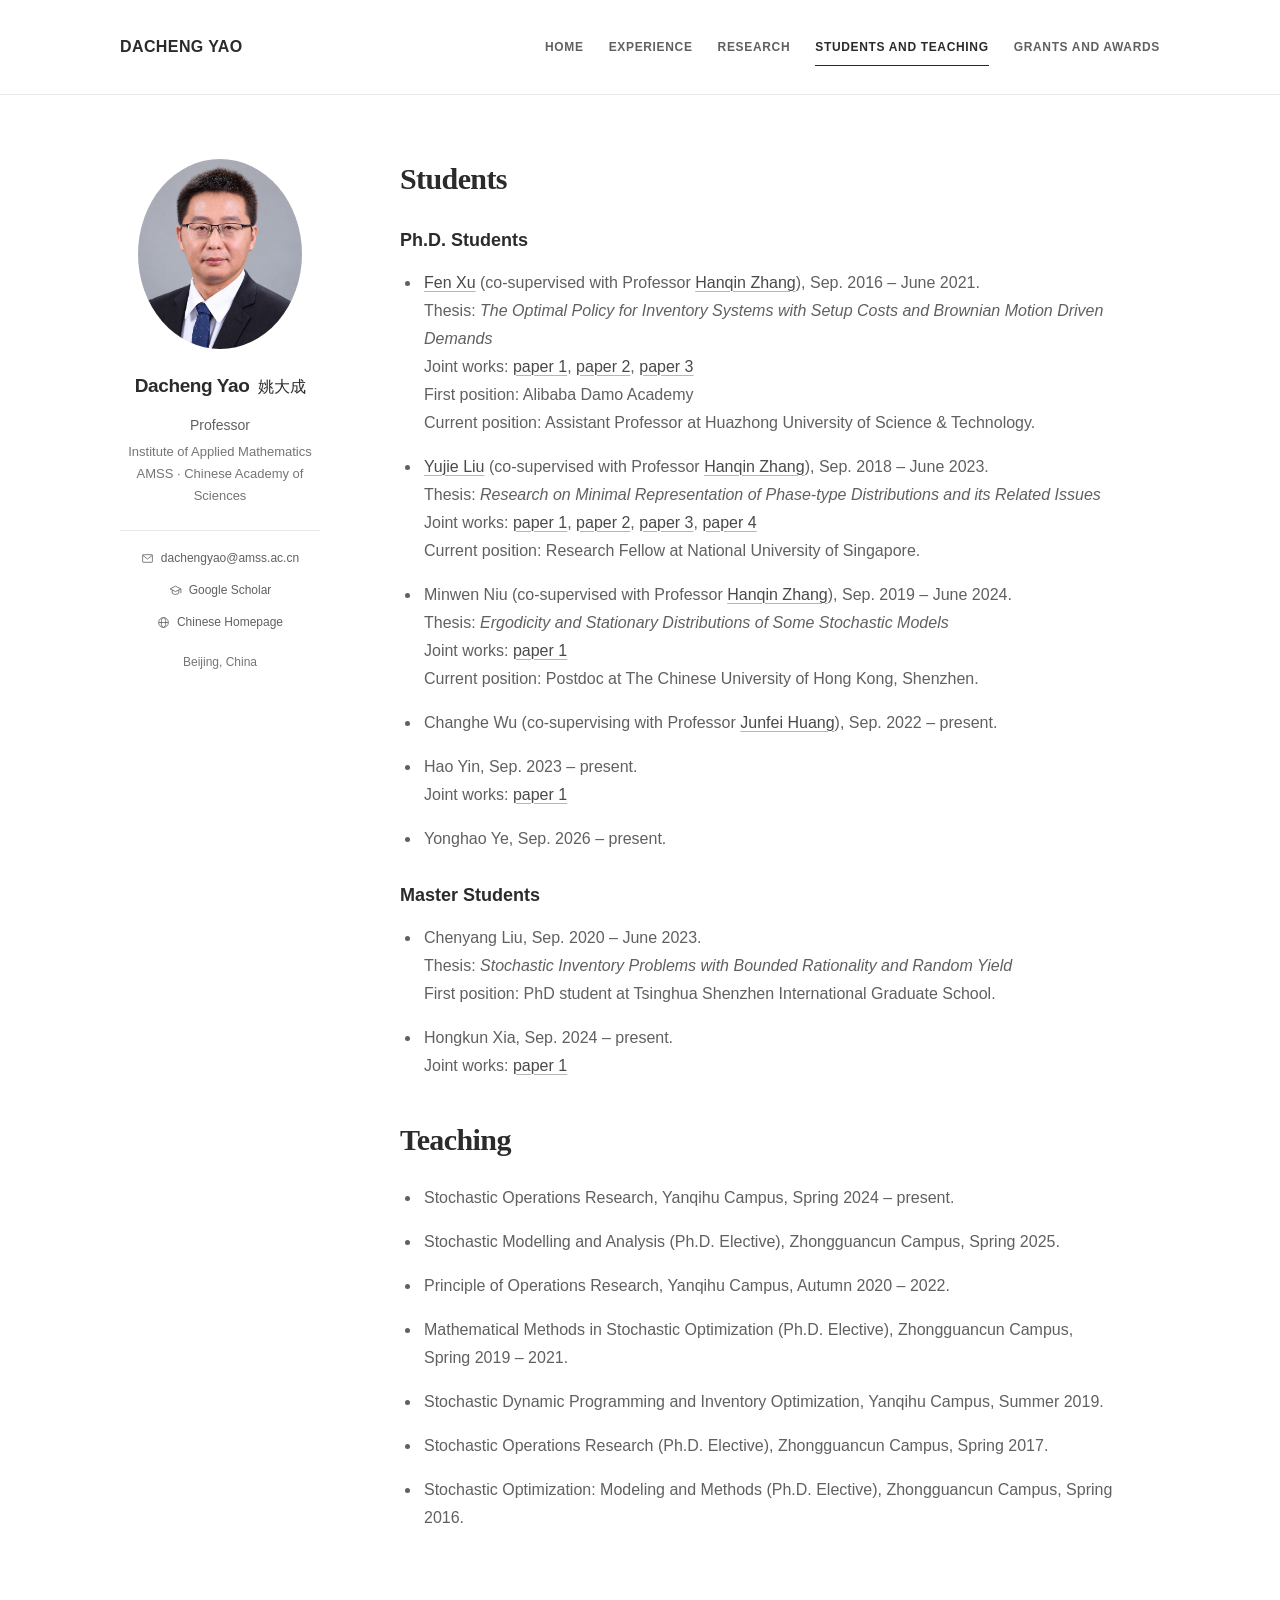
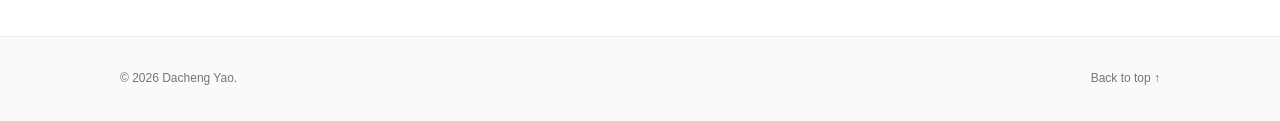
<file: teaching-and-students/index.html>
<!doctype html>
<html lang="en">
<head>
  <meta charset="utf-8">
  <meta name="viewport" content="width=device-width, initial-scale=1">
  <meta name="description" content="Dacheng Yao (姚大成), Professor at the Institute of Applied Mathematics, AMSS, Chinese Academy of Sciences. Applied probability, stochastic control, and inventory management.">
  <meta name="theme-color" content="#ffffff">
  <meta property="og:title" content="Students and Teaching | Dacheng Yao">
  <meta property="og:description" content="Dacheng Yao (姚大成), Professor at the Institute of Applied Mathematics, AMSS, Chinese Academy of Sciences. Applied probability, stochastic control, and inventory management.">
  <meta property="og:type" content="website">
  <meta property="og:url" content="https://dachengyao-01.github.io/teaching-and-students/">
  <meta property="og:image" content="https://dachengyao-01.github.io/assets/dacheng-yao.jpg">
  <link rel="canonical" href="https://dachengyao-01.github.io/teaching-and-students/">
  <link rel="icon" href="../assets/favicon.svg" type="image/svg+xml">
  <link rel="stylesheet" href="../assets/site.css">
  <title>Students and Teaching | Dacheng Yao</title>
</head>
<body id="top">
  <a class="skip-link" href="#main">Skip to content</a>
  <header class="site-header">
    <nav class="header-inner" aria-label="Main navigation">
      <a class="wordmark" href="../">Dacheng Yao</a>
      <div class="nav-links">
        <a href="../">Home</a>
        <a href="../background/">Experience</a>
        <a href="../research/">Research</a>
        <a href="../teaching-and-students/" aria-current="page">Students and Teaching</a>
        <a href="../grants/">Grants and Awards</a>
      </div>
    </nav>
  </header>
  <div class="page-layout">
    <aside class="profile" aria-label="Profile and contact">
      <a class="portrait-link" href="../" aria-label="Dacheng Yao, home"><img class="portrait" src="../assets/dacheng-yao.jpg" alt="Portrait of Dacheng Yao" width="164" height="190" fetchpriority="high"></a>
      <div class="profile-copy">
        <h2 class="profile-name">Dacheng Yao <span lang="zh-CN">姚大成</span></h2>
        <p class="position">Professor</p>
        <p class="affiliation"><span>Institute of Applied Mathematics</span><span>AMSS · Chinese Academy of Sciences</span></p>
      </div>
      <div class="profile-contact">
        <ul class="profile-links">
          <li><a href="mailto:dachengyao@amss.ac.cn"><svg class="contact-icon" viewBox="0 0 24 24" aria-hidden="true"><rect x="3" y="5" width="18" height="14" rx="1"/><path d="m3 6 9 7 9-7"/></svg><span>dachengyao@amss.ac.cn</span></a></li>
          <li><a href="https://scholar.google.com/citations?hl=en&amp;user=WyM3JckAAAAJ"><svg class="contact-icon" viewBox="0 0 24 24" aria-hidden="true"><path d="m2 9 10-5 10 5-10 5zM6 11v6c4 3 8 3 12 0v-6M22 9v8"/></svg><span>Google Scholar</span></a></li>
          <li><a href="https://people.ucas.edu.cn/~dacheng"><svg class="contact-icon" viewBox="0 0 24 24" aria-hidden="true"><circle cx="12" cy="12" r="9"/><ellipse cx="12" cy="12" rx="4" ry="9"/><path d="M3 12h18"/></svg><span>Chinese Homepage</span></a></li>
        </ul>
      </div>
      <p class="profile-location">Beijing, China</p>
    </aside>
    <main id="main" tabindex="-1" aria-label="Students and Teaching">
<section class="teaching-section" id="teaching-and-students" aria-label="Students and Teaching">
  <h2>Students</h2>
  <h3>Ph.D. Students</h3>
  <ul>
    <li>
      <a href="https://cm.hust.edu.cn/info/1745/37549.htm" target="_blank" rel="noopener noreferrer">Fen Xu</a> (co-supervised with Professor <a href="https://iora.nus.edu.sg/people-p/zhang-hanqin/" target="_blank" rel="noopener noreferrer">Hanqin Zhang</a>), Sep. 2016 &ndash; June 2021.
      <div>Thesis: <em>The Optimal Policy for Inventory Systems with Setup Costs and Brownian Motion Driven Demands</em></div>
      <div class="joint-works">Joint works: <a href="https://doi.org/10.1137/19M1299244" title="Impulse Control with Discontinuous Setup Costs: Discounted Cost Criterion" target="_blank" rel="noopener noreferrer">paper 1</a>, <a href="https://www.aimsciences.org/article/doi/10.3934/naco.2024037" title="Optimal Policy for Two-Stage Brownian Inventory Systems under the Long-Run Average Cost Criterion" target="_blank" rel="noopener noreferrer">paper 2</a>, <a href="https://papers.ssrn.com/sol3/papers.cfm?abstract_id=7508980" title="Platform Commission Design with Retailer-Controlled Dynamic Inventory Sharing and Replenishment" target="_blank" rel="noopener noreferrer">paper 3</a></div>
      <div>First position: Alibaba Damo Academy</div>
      <div>Current position: Assistant Professor at Huazhong University of Science &amp; Technology.</div>
    </li>
    <li>
      <a href="https://yujieliu-01.github.io/" target="_blank" rel="noopener noreferrer">Yujie Liu</a> (co-supervised with Professor <a href="https://iora.nus.edu.sg/people-p/zhang-hanqin/" target="_blank" rel="noopener noreferrer">Hanqin Zhang</a>), Sep. 2018 &ndash; June 2023.
      <div>Thesis: <em>Research on Minimal Representation of Phase-type Distributions and its Related Issues</em></div>
      <div class="joint-works">Joint works: <a href="https://doi.org/10.1016/j.spl.2022.109597" title="Stationary Distributions and Ergodicity of Reflection-Type Markov Chains" target="_blank" rel="noopener noreferrer">paper 1</a>, <a href="https://doi.org/10.1016/j.ejcon.2022.100720" title="Minimal Positive Realizations for Linear Systems with Two-Different-Pole Transfer Functions" target="_blank" rel="noopener noreferrer">paper 2</a>, <a href="https://doi.org/10.1137/23M1547305" title="On Substochastic Inverse Eigenvalue Problems with the Corresponding Eigenvector Constraints" target="_blank" rel="noopener noreferrer">paper 3</a>, <a href="https://www.cambridge.org/core/journals/advances-in-applied-probability/article/abs/nonconvex-optimization-approach-of-searching-algebraic-degree-phasetype-representations-for-general-phasetype-distributions/9638DB86E213D0611195C3B5D2FC2B15" title="A Non-Convex Optimization Approach of Searching Algebraic Degree Phase-Type Representations for General Phase-Type Distributions" target="_blank" rel="noopener noreferrer">paper 4</a></div>
      <div>Current position: Research Fellow at National University of Singapore.</div>
    </li>
    <li>
      Minwen Niu (co-supervised with Professor <a href="https://iora.nus.edu.sg/people-p/zhang-hanqin/" target="_blank" rel="noopener noreferrer">Hanqin Zhang</a>), Sep. 2019 &ndash; June 2024.
      <div>Thesis: <em>Ergodicity and Stationary Distributions of Some Stochastic Models</em></div>
      <div class="joint-works">Joint works: <a href="https://doi.org/10.1016/j.spl.2022.109597" title="Stationary Distributions and Ergodicity of Reflection-Type Markov Chains" target="_blank" rel="noopener noreferrer">paper 1</a></div>
      <div>Current position: Postdoc at The Chinese University of Hong Kong, Shenzhen.</div>
    </li>
    <li>Changhe Wu (co-supervising with Professor <a href="https://www.bschool.cuhk.edu.hk/staff/huang-junfei/" target="_blank" rel="noopener noreferrer">Junfei Huang</a>), Sep. 2022 &ndash; present.</li>
    <li>
      Hao Yin, Sep. 2023 &ndash; present.
      <div class="joint-works">Joint works: <a href="https://arxiv.org/abs/2609.03870" title="Data-Driven Brownian Reflection Control" target="_blank" rel="noopener noreferrer">paper 1</a></div>
    </li>
    <li>Yonghao Ye, Sep. 2026 &ndash; present.</li>
  </ul>

  <h3>Master Students</h3>
  <ul>
    <li>
      Chenyang Liu, Sep. 2020 &ndash; June 2023.
      <div>Thesis: <em>Stochastic Inventory Problems with Bounded Rationality and Random Yield</em></div>
      <div>First position: PhD student at Tsinghua Shenzhen International Graduate School.</div>
    </li>
    <li>
      Hongkun Xia, Sep. 2024 &ndash; present.
      <div class="joint-works">Joint works: <a href="https://arxiv.org/abs/2610.27552" title="Optimal Two-Mode Switching with Setup Costs for a Controlled Ornstein–Uhlenbeck Process" target="_blank" rel="noopener noreferrer">paper 1</a></div>
    </li>
  </ul>

  <h2>Teaching</h2>
  <ul>
    <li>Stochastic Operations Research, Yanqihu Campus, Spring 2024 &ndash; present.</li>
    <li>Stochastic Modelling and Analysis (Ph.D. Elective), Zhongguancun Campus, Spring 2025.</li>
    <li>Principle of Operations Research, Yanqihu Campus, Autumn 2020 &ndash; 2022.</li>
    <li>Mathematical Methods in Stochastic Optimization (Ph.D. Elective), Zhongguancun Campus, Spring 2019 &ndash; 2021.</li>
    <li>Stochastic Dynamic Programming and Inventory Optimization, Yanqihu Campus, Summer 2019.</li>
    <li>Stochastic Operations Research (Ph.D. Elective), Zhongguancun Campus, Spring 2017.</li>
    <li>Stochastic Optimization: Modeling and Methods (Ph.D. Elective), Zhongguancun Campus, Spring 2016.</li>
  </ul>
</section>

    </main>
  </div>
  <footer class="site-footer"><div class="footer-inner"><span>© 2026 Dacheng Yao.</span><a href="#top">Back to top <span aria-hidden="true">↑</span></a></div></footer>
</body>
</html>
</file>
<file: assets/site.css>
/* 常用配色：修改下方变量即可统一调整全站颜色。 */
:root {
  color-scheme: light;
  --paper: #fff;
  --ink: #2b2b2b;
  --text: #606060;
  --muted: #757575;
  --line: #eaeae7;
  font-family: Arial, "Helvetica Neue", "PingFang SC", sans-serif;
  font-size: 16px;
}
/* 基础文字、链接与键盘访问。 */
* { box-sizing: border-box; }
html { scroll-padding-top: 28px; -webkit-text-size-adjust: 100%; }
body { margin: 0; min-height: 100vh; min-height: 100svh; display: flex; flex-direction: column; color: var(--text); background: var(--paper); line-height: 1.75; -webkit-font-smoothing: antialiased; }
a { color: #494949; text-underline-offset: 3px; text-decoration-thickness: 1px; text-decoration-color: #b5b5b1; }
a:hover { color: #111; text-decoration-color: currentColor; }
a:focus-visible { outline: 2px solid var(--ink); outline-offset: 5px; border-radius: 1px; }
::selection { color: #fff; background: #606060; }
.skip-link { position: fixed; top: -100px; left: 16px; padding: 8px 16px; background: var(--ink); color: #fff; z-index: 10; }
.skip-link:focus { top: 12px; }
/* 顶部导航。 */
.site-header { border-bottom: 1px solid var(--line); }
.header-inner { max-width: 1120px; min-height: 94px; margin: auto; padding: 22px 40px; display: flex; align-items: center; gap: 38px; }
.header-inner a { position: relative; display: block; padding: 8px 0; color: var(--text); font-size: 12px; font-weight: 700; letter-spacing: .055em; text-transform: uppercase; text-decoration: none; white-space: nowrap; }
.header-inner .wordmark { margin-right: auto; color: var(--ink); font-size: 16px; letter-spacing: .025em; }
.nav-links { display: flex; align-items: center; gap: 25px; }
.header-inner a::after { content: ""; position: absolute; left: 0; right: 0; bottom: 0; height: 1px; background: var(--ink); transform: scaleX(0); transition: transform .18s ease; }
.header-inner a:hover::after, .header-inner a:focus-visible::after, .header-inner a[aria-current="page"]:not(.wordmark)::after { transform: scaleX(1); }
.header-inner a[aria-current="page"] { color: var(--ink); }
/* 主体布局与左侧照片、个人信息。 */
.page-layout { width: 100%; max-width: 1120px; margin: 64px auto 88px; padding: 0 40px; display: grid; grid-template-columns: 200px minmax(0, 1fr); column-gap: 80px; align-items: start; flex: 1; }
.profile { position: sticky; top: 38px; align-self: start; min-width: 0; text-align: center; }
.portrait-link { display: block; width: 164px; margin: 0 auto 23px; }
.portrait { display: block; width: 100%; height: 190px; object-fit: cover; object-position: 50% 28%; border-radius: 50%; }
.profile-name { color: var(--ink); font-family: Arial, "PingFang SC", sans-serif; font-size: 19px; line-height: 1.5; margin: 0 0 13px; font-weight: 700; }
.profile-name span { display: inline-block; margin-left: 4px; font-size: .86em; font-weight: 500; white-space: nowrap; }
.position { font-size: 14px; line-height: 1.6; margin: 0 0 5px; }
.affiliation { color: var(--muted); font-size: 13px; line-height: 1.7; margin: 0; }
.affiliation span { display: block; }
.profile-contact { margin-top: 23px; padding-top: 17px; border-top: 1px solid var(--line); }
.profile-links { padding: 0; margin: 0; list-style: none; font-size: 12px; line-height: 1.7; }
.profile-links li + li { margin-top: 9px; }
.profile-links a { display: inline-flex; align-items: center; justify-content: center; gap: 7px; color: inherit; text-decoration: none; }
.profile-links a:hover { color: var(--ink); text-decoration: underline; }
.contact-icon { width: 13px; height: 13px; flex-shrink: 0; fill: none; stroke: currentColor; stroke-width: 1.5; }
.profile-location { font-size: 12px; color: var(--muted); margin: 17px 0 0; }
/* 正文标题、段落与联系信息。 */
main { min-width: 0; max-width: 720px; padding-top: 0; overflow-wrap: break-word; }
main:focus { outline: none; }
section { margin: 0 0 48px; scroll-margin-top: 28px; }
section:last-child { margin-bottom: 0; }
h1, h2 { color: var(--ink); font-family: Georgia, "Times New Roman", serif; font-weight: 700; line-height: 1.3; margin: 0 0 25px; }
h1 { font-size: 38px; letter-spacing: -.025em; }
h2 { font-size: 30px; letter-spacing: -.02em; }
h3 { color: var(--ink); font-size: 16px; line-height: 1.6; }
p { margin: 0 0 23px; }
section > :last-child { margin-bottom: 0; }
strong { font-weight: 600; }
.research-topics { padding-left: 21px; margin: 0 0 24px; }
.research-topics li { padding-left: 2px; margin-bottom: 7px; }
.contact-details { margin: 0; font-style: normal; font-size: 15px; line-height: 1.8; }
.contact-details p + p { margin-top: 15px; }
.contact-label { display: inline-block; min-width: 60px; color: var(--ink); font-weight: 600; }
.section-intro { color: var(--text); }
/* Research：论文与工作论文。 */
.publications { list-style: none; counter-reset: paper; padding: 0; margin: 32px 0 0; }
.publications li { position: relative; counter-increment: paper; margin: 0 0 32px; padding-bottom: 28px; border-bottom: 1px solid var(--line); }
.publications li:last-child { padding-bottom: 0; border-bottom: 0; margin-bottom: 0; }
.publications h3 { margin: 0 0 8px; font-size: 17px; font-weight: 700; line-height: 1.55; }
.publications h3 a { color: inherit; text-decoration: none; }
.publications h3 a:hover { text-decoration: underline; }
.authors, .venue { margin: 0 0 4px; font-size: 15px; line-height: 1.65; }
.paper-link { display: inline-block; margin-top: 5px; font-size: 13px; }
.publication-note { margin: 7px 0 0; color: var(--muted); font-size: 14px; line-height: 1.6; }
/* Experience：任职、教育、访学与右侧日期。 */
.background-list { margin: 28px 0 0; }
.background-list > div + div { margin-top: 28px; }
.background-list dt { display: flex; flex-wrap: wrap; justify-content: space-between; align-items: baseline; gap: 3px 15px; margin: 0 0 5px; color: var(--ink); font-weight: 700; font-size: 16px; line-height: 1.6; }
.background-list dd { margin: 0; font-size: 15px; line-height: 1.75; }
.background-dates { color: var(--muted); font-size: 13px; font-weight: 400; white-space: nowrap; }
.background-list dd span { display: block; margin-top: 3px; }
.background-row { display: flex; align-items: baseline; justify-content: space-between; gap: 4px 20px; margin-top: 3px; }
.background-row time { margin-left: auto; }
.appointment-history { padding-left: 0; list-style: none; margin: 9px 0 0; }
.appointment-history li { display: flex; justify-content: space-between; gap: 8px 20px; margin-bottom: 4px; font-size: 15px; }
.appointment-history time { color: var(--muted); font-size: 13px; white-space: nowrap; align-self: center; margin-left: auto; }
/* 科研项目、奖励、课程与学生。 */
.grants-list, .awards-list { padding-left: 21px; margin: 0; }
.grants-list li, .awards-list li { padding-left: 3px; margin-bottom: 22px; }
.grants-list li:last-child, .awards-list li:last-child { margin-bottom: 0; }
.award-note { margin: 9px 0 0; font-size: 15px; }
.teaching-section h2 { margin-top: 40px; }
.teaching-section > h2:first-child { margin-top: 0; }
.teaching-section h3 { margin: 28px 0 14px; font-size: 18px; }
.teaching-section ul { padding-left: 21px; margin: 0; }
.teaching-section li { padding-left: 3px; margin-bottom: 16px; }
/* 页脚。 */
.site-footer { width: 100%; margin-top: auto; border-top: 1px solid var(--line); background: #fafaf9; color: var(--muted); }
.footer-inner { max-width: 1120px; min-height: 84px; margin: auto; padding: 27px 40px; display: flex; justify-content: space-between; align-items: center; gap: 20px; font-size: 12px; }
.site-footer a { color: inherit; text-decoration: none; }
.site-footer a:hover { text-decoration: underline; }
@media (min-width: 925px) and (max-height: 680px) { .profile { position: static; } }
/* 较窄屏幕与手机：导航、头像和正文自动重排。 */
@media (max-width: 924px) {
  .header-inner { max-width: 800px; flex-wrap: wrap; row-gap: 10px; }
  .header-inner .wordmark { flex-basis: 100%; }
  .nav-links { flex: 1; flex-wrap: wrap; justify-content: space-between; gap: 4px 18px; }
  .page-layout { display: block; max-width: 800px; margin-top: 40px; margin-bottom: 64px; }
  .profile { position: static; display: grid; grid-template-columns: 110px minmax(0, 1fr); gap: 0 28px; margin-bottom: 38px; padding-bottom: 28px; border-bottom: 1px solid var(--line); text-align: left; }
  .portrait-link { grid-column: 1; grid-row: 1 / 3; width: 110px; margin: 0; }
  .portrait { height: 128px; }
  .profile-copy { grid-column: 2; grid-row: 1; }
  .profile-name { margin-bottom: 6px; }
  .affiliation span { display: inline; }
  .affiliation span + span::before { content: " · "; }
  .profile-contact { grid-column: 2; grid-row: 2; margin-top: 12px; padding: 0; border: 0; }
  .profile-links { display: flex; flex-wrap: wrap; gap: 5px 18px; }
  .profile-links li + li { margin: 0; }
  .profile-location { display: none; }
}
@media (max-width: 700px) {
  .nav-links { display: grid; grid-template-columns: repeat(6, minmax(0, 1fr)); column-gap: 8px; row-gap: 3px; }
  .nav-links a { grid-column: span 2; width: fit-content; max-width: 100%; font-size: 11px; white-space: normal; }
  .nav-links a:nth-last-child(-n+2) { grid-column: span 3; }
}
@media (max-width: 520px) {
  .header-inner { min-height: 76px; padding: 16px 22px; gap: 19px; }
  .header-inner a { font-size: 10px; letter-spacing: .025em; }
  .header-inner .wordmark { font-size: 13px; }
  .nav-links a { font-size: 10px; }
  .page-layout { margin-top: 32px; margin-bottom: 56px; padding: 0 22px; }
  .profile { grid-template-columns: 88px minmax(0, 1fr); column-gap: 22px; margin-bottom: 34px; }
  .portrait-link { width: 88px; }
  .portrait { height: 105px; }
  .profile-name { font-size: 18px; }
  .position { font-size: 13px; }
  .affiliation { font-size: 12px; }
  .profile-links { font-size: 11px; gap: 5px 13px; }
  .profile-links .contact-icon { width: 12px; height: 12px; }
  h1 { font-size: 32px; }
  h2 { font-size: 26px; }
  h1, h2 { margin-bottom: 22px; }
  section { margin-bottom: 40px; }
  .appointment-history li { flex-wrap: wrap; gap: 0 8px; margin-bottom: 9px; }
  .background-row { flex-wrap: wrap; gap: 0 8px; }
  .background-row time { max-width: 100%; white-space: normal; text-align: right; }
  .footer-inner { padding: 24px 22px; font-size: 11px; }
}
@media (max-width: 360px) {
  .header-inner { gap: 13px; padding-inline: 17px; }
  .header-inner .wordmark { font-size: 12px; }
  .page-layout { padding-inline: 18px; }
  .profile { grid-template-columns: 75px minmax(0, 1fr); gap: 0 18px; }
  .portrait-link { width: 75px; }
  .portrait { height: 92px; }
}
@media (prefers-reduced-motion: reduce) { *, *::before, *::after { transition: none !important; scroll-behavior: auto !important; } }
</file>
